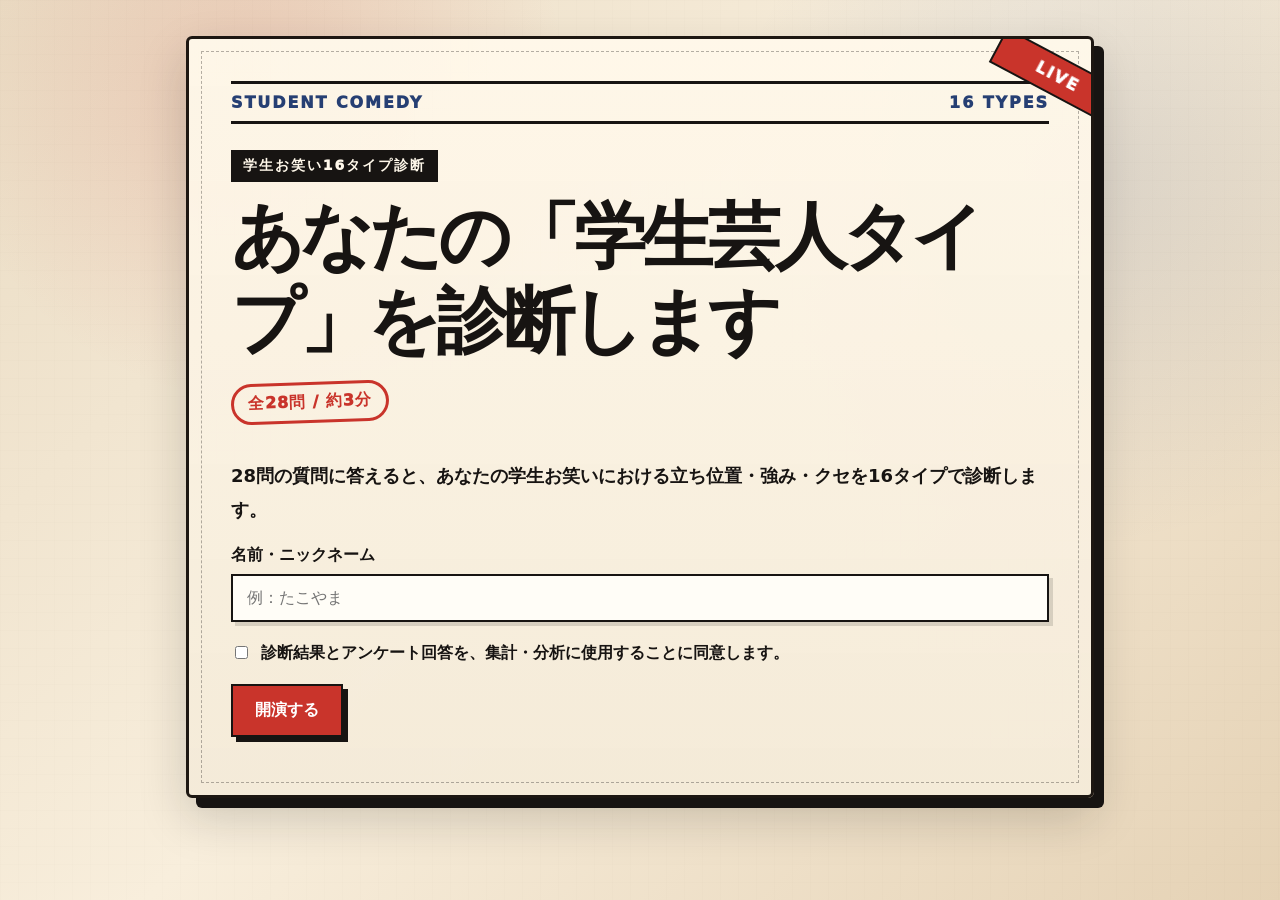
<file: index.html>
<!DOCTYPE html>
<html lang="ja">
<head>
  <meta charset="UTF-8" />
  <meta name="viewport" content="width=device-width, initial-scale=1.0" />
  <title>学生お笑い16タイプ診断</title>
  <link rel="stylesheet" href="style.css" />
</head>
<body>
  <main class="app">
    <div class="poster-bg-text">COMEDY TYPE CHECK</div>
    <section id="start-screen" class="card">
      <div class="ticket-row"><span>STUDENT COMEDY</span><span>16 TYPES</span></div>
      <p class="eyebrow">学生お笑い16タイプ診断</p>
      <h1>あなたの「学生芸人タイプ」を診断します</h1>
      <p class="stamp">全28問 / 約3分</p>
      <p class="lead">
        28問の質問に答えると、あなたの学生お笑いにおける立ち位置・強み・クセを16タイプで診断します。
      </p>

      <label class="field">
        名前・ニックネーム
        <input id="user-name" type="text" placeholder="例：たこやま" />
      </label>

      <label class="check">
        <input id="research-consent" type="checkbox" />
        <span>診断結果とアンケート回答を、集計・分析に使用することに同意します。</span>
      </label>

      <button id="start-btn" class="primary">開演する</button>
      <p id="start-error" class="error"></p>
    </section>

    <section id="question-screen" class="card hidden">
      <div class="progress">
        <span id="progress-text"></span>
        <div class="bar"><div id="progress-bar"></div></div>
      </div>

      <h2 id="question-title"></h2>
      <p id="question-help" class="muted">直感で近い方を選んでください。</p>

      <div id="choices" class="choices"></div>
      <div class="question-actions">
  <button id="back-btn" class="secondary hidden">
    ← 前の質問
  </button>
</div>
    </section>

    <section id="survey-screen" class="card hidden">
      <p class="eyebrow">AFTER TALK</p>
      <h2>最後に少しだけ教えてください</h2>

      <label class="field">
        あなたの主な立場
        <select id="survey-role">
          <option value="">選択してください</option>
          <option>演者</option>
          <option>作家・構成</option>
          <option>スタッフ・運営</option>
          <option>見る専・観客</option>
          <option>その他</option>
        </select>
      </label>

      <label class="field">
        お笑い歴
        <select id="survey-years">
          <option value="">選択してください</option>
          <option>未経験</option>
          <option>1年未満</option>
          <option>1〜2年</option>
          <option>3〜4年</option>
          <option>5年以上</option>
        </select>
      </label>

      <label class="field">
        MBTIを教えてください
        <input id="survey-mbti" type="text" placeholder="例：ENTP、INFJ、わからない など" />
      </label>
      
      <label class="field">
        あなたの属性を教えてください
        <select id="survey-status">
          <option value="">選択してください</option>
          <option>学生芸人</option>
          <option>プロ</option>
          <option>社会人芸人</option>
          <option>元学生芸人</option>
          <option>観客・見る専</option>
          <option>その他</option>
        </select>
      </label>

      <label class="field">
        診断結果に入れてほしい観点・質問があれば教えてください
        <textarea id="survey-comment" rows="4" placeholder="自由記述"></textarea>
      </label>

      <button id="finish-btn" class="primary">結果を見る</button>
    </section>

    <section id="result-screen" class="card hidden">
      <p class="eyebrow">RESULT</p>

      <div class="result-hero">
        <div class="result-label">あなたのタイプは</div>
        <div id="result-code" class="result-code"></div>
        <h2 id="result-type"></h2>
        <p id="result-english" class="result-english"></p>
        <p id="result-catch" class="result-catch"></p>
      </div>

      <div class="axis-badges" id="axis-badges"></div>

      <div class="result-grid detail">
        <div class="result-main">
          <h3>あなたの傾向</h3>
          <p id="result-description"></p>
        </div>
        <div>
          <h3>強み</h3>
          <ul id="strength-list" class="tag-list"></ul>
        </div>
        <div>
          <h3>注意点</h3>
          <ul id="weakness-list" class="tag-list"></ul>
        </div>
        <div>
          <h3>向いている役割</h3>
          <ul id="role-list" class="tag-list"></ul>
        </div>
      </div>

      <div class="actions">
        <button id="share-x-btn" class="primary">Xで結果を共有</button>
        <button id="copy-btn" class="secondary">結果をコピー</button>
        <button id="restart-btn" class="secondary">もう一度診断する</button>
        <a href="types.html" class="secondary type-link">全タイプ一覧を見る</a>
      </div>

    </section>
  </main>

  <script src="script.js"></script>
</body>
</html>
</file>
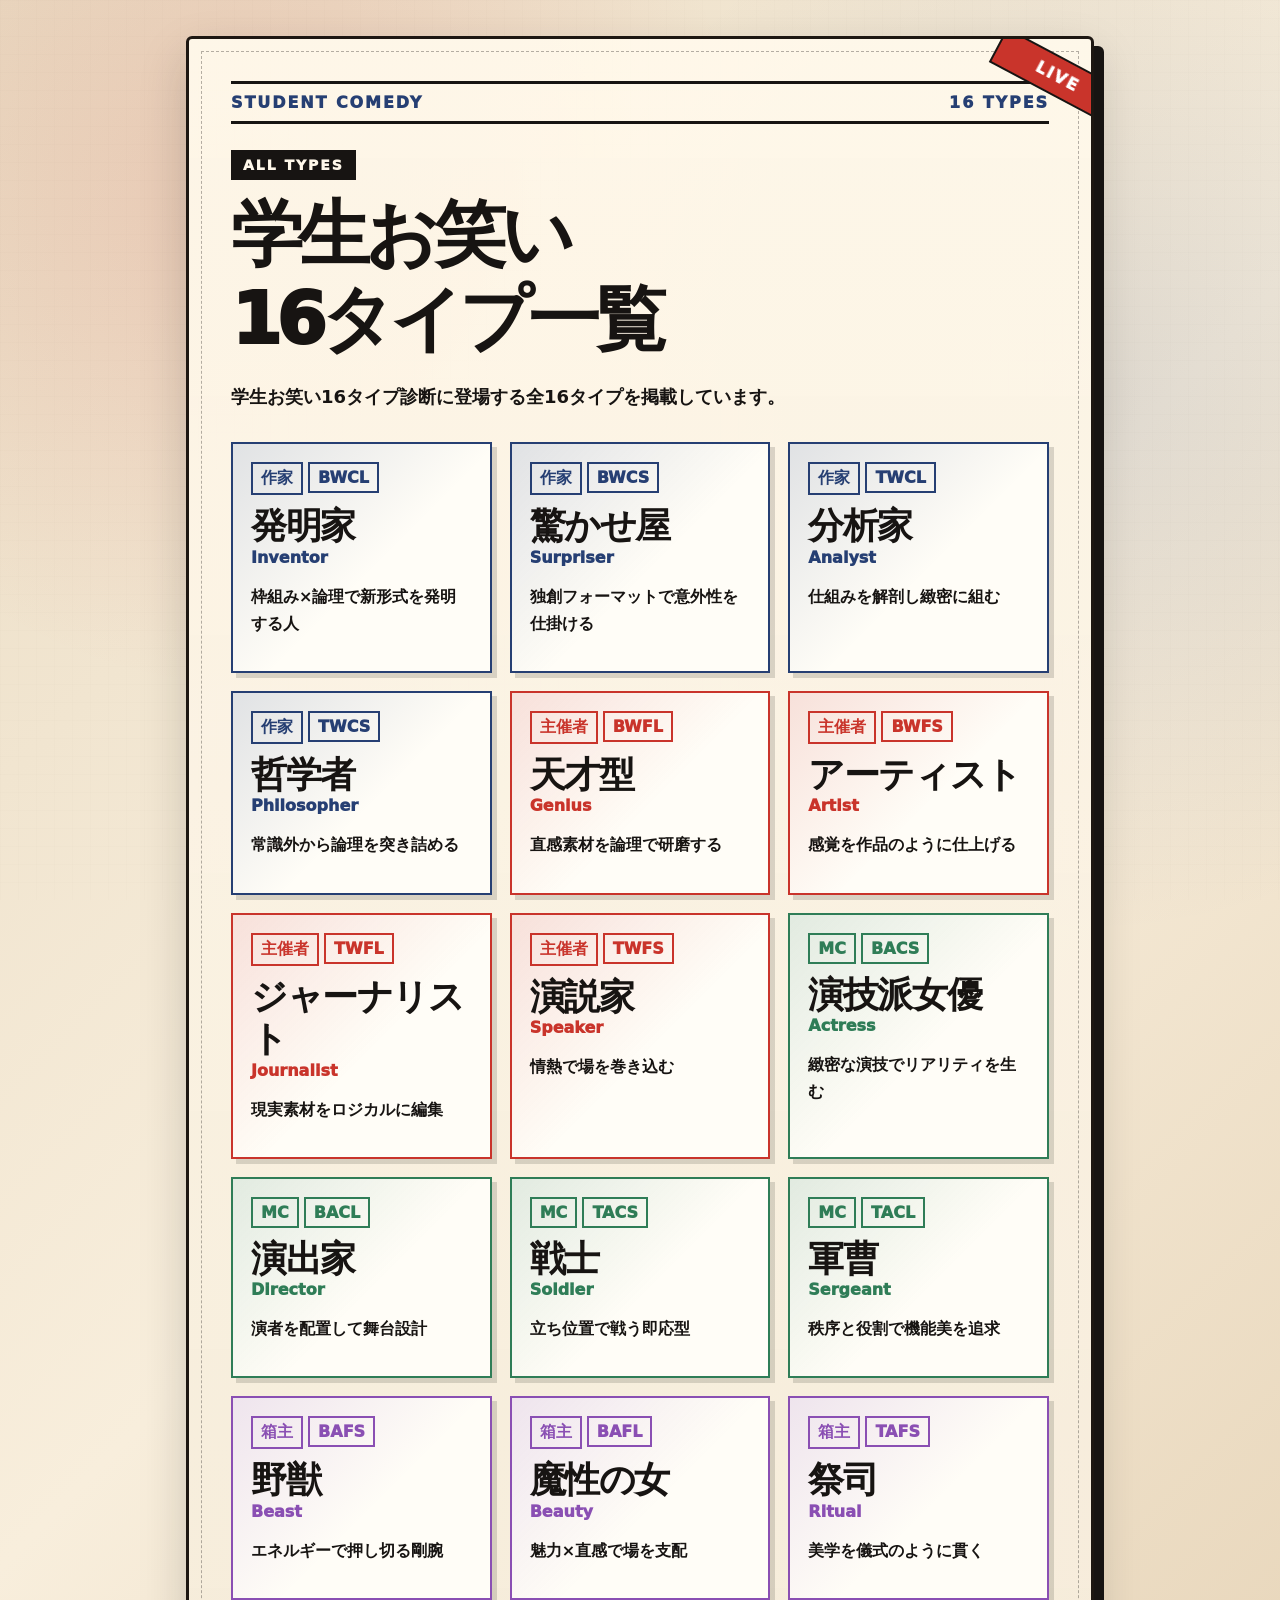
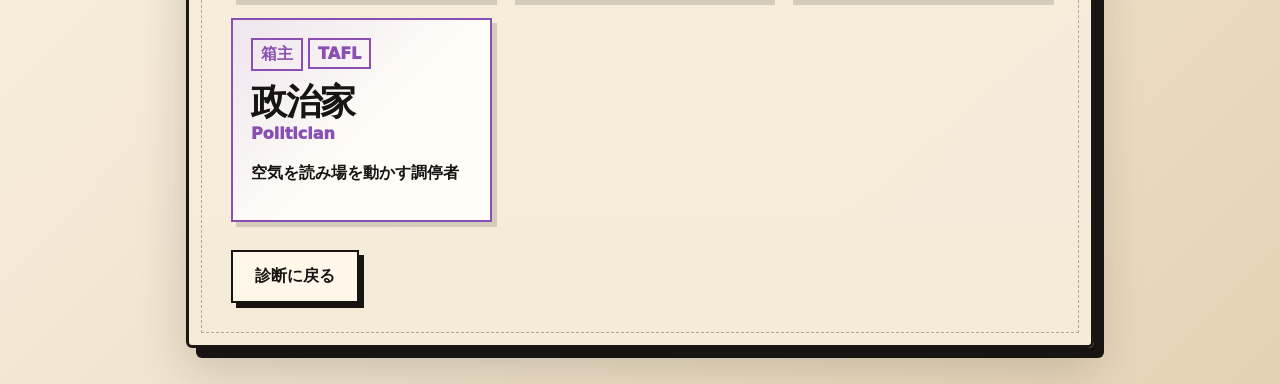
<file: types.html>
<!DOCTYPE html>
<html lang="ja">
<head>
  <meta charset="UTF-8">
  <meta name="viewport" content="width=device-width, initial-scale=1.0">
  <title>学生お笑い16タイプ一覧</title>
  <link rel="stylesheet" href="style.css?v=6">
</head>
<body>
  <main class="app">
    <div class="poster-bg-text">ALL TYPES</div>

    <section class="card">
      <div class="ticket-row">
        <span>STUDENT COMEDY</span>
        <span>16 TYPES</span>
      </div>

      <p class="eyebrow">ALL TYPES</p>
      <h1>学生お笑い<br>16タイプ一覧</h1>

      <p class="lead">
        学生お笑い16タイプ診断に登場する全16タイプを掲載しています。
      </p>

      <div id="types-container" class="types-grid"></div>

      <div class="actions">
        <a href="index.html" class="secondary type-link">診断に戻る</a>
      </div>
    </section>
  </main>

  <script src="types.js?v=2"></script>
</body>
</html>
</file>
<file: style.css>
* {
  box-sizing: border-box;
}

:root {
  --paper: #f4ead8;
  --paper-light: #fff8ea;
  --ink: #171412;
  --muted: #6e6257;
  --red: #c9342b;
  --blue: #263f73;
  --line: #1d1712;
  --shadow: rgba(23, 20, 18, 0.18);
}

body {
  margin: 0;
  font-family: "Yu Gothic", "Hiragino Sans", system-ui, -apple-system, BlinkMacSystemFont, "Segoe UI", sans-serif;
  background:
    radial-gradient(circle at 20% 10%, rgba(201, 52, 43, 0.14), transparent 24%),
    radial-gradient(circle at 85% 20%, rgba(38, 63, 115, 0.12), transparent 28%),
    linear-gradient(135deg, #eadcc4 0%, #f8eedc 48%, #e5d2b5 100%);
  color: var(--ink);
  min-height: 100vh;
}

body::before {
  content: "";
  position: fixed;
  inset: 0;
  pointer-events: none;
  opacity: 0.22;
  background-image:
    linear-gradient(rgba(0,0,0,0.04) 1px, transparent 1px),
    linear-gradient(90deg, rgba(0,0,0,0.035) 1px, transparent 1px);
  background-size: 18px 18px;
}

.app {
  position: relative;
  width: min(940px, 100%);
  margin: 0 auto;
  padding: 36px 16px;
}

.poster-bg-text {
  position: fixed;
  left: -40px;
  bottom: 40px;
  transform: rotate(-90deg);
  transform-origin: left bottom;
  font-size: clamp(44px, 9vw, 108px);
  font-weight: 1000;
  letter-spacing: -0.06em;
  color: rgba(23, 20, 18, 0.045);
  pointer-events: none;
  white-space: nowrap;
}

.card {
  position: relative;
  background:
    linear-gradient(180deg, rgba(255, 248, 234, 0.95), rgba(244, 234, 216, 0.98));
  border: 3px solid var(--line);
  border-radius: 6px;
  padding: clamp(22px, 4vw, 42px);
  box-shadow: 10px 10px 0 var(--ink), 0 20px 48px var(--shadow);
  overflow: hidden;
}

.card::before {
  content: "";
  position: absolute;
  inset: 12px;
  border: 1px dashed rgba(23, 20, 18, 0.32);
  pointer-events: none;
}

.card::after {
  content: "LIVE";
  position: absolute;
  top: 18px;
  right: -34px;
  transform: rotate(28deg);
  background: var(--red);
  color: white;
  font-weight: 1000;
  letter-spacing: 0.12em;
  padding: 8px 42px;
  border: 2px solid var(--ink);
}

.hidden {
  display: none;
}

.ticket-row {
  display: flex;
  justify-content: space-between;
  gap: 10px;
  border-top: 3px solid var(--ink);
  border-bottom: 3px solid var(--ink);
  padding: 9px 0;
  margin-bottom: 26px;
  font-weight: 1000;
  letter-spacing: 0.12em;
  color: var(--blue);
}

.eyebrow {
  display: inline-block;
  font-size: 14px;
  letter-spacing: 0.14em;
  font-weight: 1000;
  color: var(--paper-light);
  background: var(--ink);
  border: 2px solid var(--ink);
  padding: 5px 10px;
  margin: 0 0 12px;
}

h1, h2, h3 {
  line-height: 1.18;
  margin-top: 0;
}

h1 {
  font-size: clamp(34px, 7vw, 72px);
  letter-spacing: -0.07em;
  font-weight: 1000;
  margin-bottom: 10px;
}

h2 {
  font-size: clamp(25px, 4.8vw, 46px);
  letter-spacing: -0.04em;
  font-weight: 1000;
  white-space: pre-line;
}

h3 {
  border-left: 8px solid var(--red);
  padding-left: 10px;
}

.stamp {
  display: inline-block;
  transform: rotate(-2deg);
  border: 3px solid var(--red);
  color: var(--red);
  border-radius: 999px;
  padding: 7px 14px;
  font-weight: 1000;
  letter-spacing: 0.06em;
  margin: 8px 0 18px;
}

.lead {
  font-size: 18px;
  line-height: 1.9;
  font-weight: 650;
}

.muted {
  color: var(--muted);
}

.field {
  display: grid;
  gap: 8px;
  margin: 18px 0;
  font-weight: 900;
}

input, select, textarea {
  width: 100%;
  border: 2px solid var(--ink);
  border-radius: 0;
  padding: 13px 14px;
  font-size: 16px;
  background: #fffdf7;
  color: var(--ink);
  box-shadow: 4px 4px 0 rgba(23, 20, 18, 0.14);
}

textarea {
  line-height: 1.7;
}

.check {
  display: flex;
  gap: 10px;
  align-items: flex-start;
  line-height: 1.6;
  margin: 18px 0;
  font-weight: 700;
}

.check input {
  width: auto;
  margin-top: 6px;
  box-shadow: none;
}

button {
  border: 2px solid var(--ink);
  border-radius: 0;
  padding: 14px 22px;
  font-size: 16px;
  font-weight: 1000;
  cursor: pointer;
  box-shadow: 5px 5px 0 var(--ink);
  transition: transform 0.08s ease, box-shadow 0.08s ease;
}

button:hover {
  transform: translate(2px, 2px);
  box-shadow: 3px 3px 0 var(--ink);
}

.primary {
  background: var(--red);
  color: white;
}

.secondary {
  background: var(--paper-light);
  color: var(--ink);
}

.error {
  color: var(--red);
  font-weight: 1000;
}

.progress {
  margin-bottom: 24px;
}

#progress-text {
  display: inline-block;
  background: var(--blue);
  color: white;
  padding: 5px 10px;
  font-weight: 1000;
  letter-spacing: 0.08em;
}

.bar {
  height: 14px;
  background: #fffdf7;
  border: 2px solid var(--ink);
  overflow: hidden;
  margin-top: 10px;
}

#progress-bar {
  height: 100%;
  width: 0%;
  background: repeating-linear-gradient(
    45deg,
    var(--red),
    var(--red) 8px,
    #e96c4c 8px,
    #e96c4c 16px
  );
  transition: width 0.25s ease;
}

.choices {
  display: grid;
  gap: 14px;
  margin-top: 24px;
}

.scale-wrap {
  display: grid;
  gap: 18px;
}

.scale-labels {
  display: grid;
  grid-template-columns: 1fr 1fr;
  gap: 16px;
  font-weight: 1000;
  line-height: 1.55;
  font-size: 18px;
}

.scale-labels span {
  border: 2px solid var(--ink);
  background: #fffdf7;
  padding: 12px;
  box-shadow: 4px 4px 0 rgba(23, 20, 18, 0.14);
}

.scale-labels span:last-child {
  text-align: right;
}

.scale-buttons {
  display: grid;
  grid-template-columns: repeat(5, 1fr);
  gap: 10px;
}

.scale-btn {
  background: var(--paper-light);
  padding: 18px 0;
  font-size: 22px;
}

.scale-btn:nth-child(3) {
  background: #f1e0c8;
}

.result-grid {
  display: grid;
  grid-template-columns: 1.15fr 0.85fr;
  gap: 24px;
  margin-top: 24px;
}

.result-grid > div {
  background: rgba(255, 253, 247, 0.72);
  border: 2px solid var(--ink);
  padding: 18px;
  box-shadow: 5px 5px 0 rgba(23, 20, 18, 0.14);
}

#result-type {
  display: inline-block;
  color: var(--red);
  border-bottom: 8px solid rgba(201, 52, 43, 0.22);
}

#result-catch {
  font-size: 22px;
  font-weight: 1000;
  color: var(--blue);
}

#score-list {
  padding-left: 20px;
  line-height: 1.9;
  font-weight: 800;
}

.actions {
  display: flex;
  flex-wrap: wrap;
  gap: 12px;
  margin-top: 28px;
}

@media (max-width: 720px) {
  .result-grid {
    grid-template-columns: 1fr;
  }

  .card {
    box-shadow: 6px 6px 0 var(--ink), 0 16px 36px var(--shadow);
  }

  .card::after {
    font-size: 12px;
    right: -38px;
  }

  .ticket-row {
    font-size: 12px;
  }
}

@media (max-width: 560px) {
  .scale-labels {
    grid-template-columns: 1fr;
  }

  .scale-labels span:last-child {
    text-align: left;
  }

  .scale-buttons {
    gap: 6px;
  }

  .scale-btn {
    font-size: 18px;
    padding: 14px 0;
  }

  h1 {
    letter-spacing: -0.05em;
  }
}

/* 詳細結果画面 */

.result-hero {
  position: relative;
  margin-top: 8px;
  margin-bottom: 24px;
  padding: clamp(20px, 4vw, 36px);
  background:
    linear-gradient(135deg, rgba(201, 52, 43, 0.12), transparent 48%),
    #fffdf7;
  border: 3px solid var(--ink);
  box-shadow: 7px 7px 0 var(--ink);
}

.result-label {
  display: inline-block;
  background: var(--blue);
  color: white;
  border: 2px solid var(--ink);
  padding: 5px 10px;
  font-weight: 1000;
  letter-spacing: 0.08em;
  margin-bottom: 12px;
}

.result-code {
  position: absolute;
  top: 16px;
  right: 18px;
  transform: rotate(4deg);
  border: 3px solid var(--red);
  color: var(--red);
  padding: 6px 12px;
  font-weight: 1000;
  font-size: clamp(24px, 5vw, 46px);
  line-height: 1;
  background: rgba(255, 248, 234, 0.9);
}

#result-type {
  display: block;
  margin: 4px 0 0;
  color: var(--ink);
  border-bottom: none;
  font-size: clamp(52px, 12vw, 112px);
  letter-spacing: -0.09em;
  line-height: 0.95;
}

.result-english {
  margin: 4px 0 10px;
  color: var(--red);
  font-weight: 1000;
  font-size: clamp(22px, 4vw, 42px);
  letter-spacing: 0.02em;
  text-transform: uppercase;
}

.result-catch {
  display: inline;
  font-size: clamp(19px, 3vw, 28px);
  line-height: 1.6;
  font-weight: 1000;
  color: var(--blue);
  background: linear-gradient(transparent 58%, rgba(201, 52, 43, 0.18) 58%);
}

.axis-badges {
  display: grid;
  grid-template-columns: repeat(4, 1fr);
  gap: 10px;
  margin: 18px 0 26px;
}

.axis-badge {
  background: var(--ink);
  color: var(--paper-light);
  border: 2px solid var(--ink);
  padding: 12px;
  box-shadow: 4px 4px 0 rgba(23, 20, 18, 0.18);
}

.axis-badge span {
  display: inline-grid;
  place-items: center;
  width: 34px;
  height: 34px;
  background: var(--red);
  border: 2px solid var(--paper-light);
  font-weight: 1000;
  margin-bottom: 8px;
}

.axis-badge strong {
  display: block;
  font-size: 16px;
}

.axis-badge small {
  display: block;
  color: #eadcc4;
  font-weight: 800;
  margin-top: 2px;
}

.result-grid.detail {
  grid-template-columns: 1.2fr 0.8fr;
}

.result-main {
  grid-row: span 3;
}

#result-description {
  font-size: 18px;
  line-height: 2;
  font-weight: 750;
}

.tag-list {
  display: flex;
  flex-wrap: wrap;
  gap: 8px;
  list-style: none;
  padding: 0;
  margin: 0;
}

.tag-list li {
  border: 2px solid var(--ink);
  background: #fffdf7;
  padding: 7px 10px;
  font-weight: 900;
  box-shadow: 3px 3px 0 rgba(23, 20, 18, 0.16);
}

@media (max-width: 720px) {
  .axis-badges {
    grid-template-columns: repeat(2, 1fr);
  }

  .result-grid.detail {
    grid-template-columns: 1fr;
  }

  .result-main {
    grid-row: auto;
  }

  .result-code {
    position: static;
    display: inline-block;
    margin-bottom: 10px;
  }
}

.scale-inline {
  display: flex;
  flex-direction: column;
  align-items: center;
  gap: 4px;
}

.scale-number {
  font-size: 20px;
  font-weight: 1000;
}

.scale-edge-label {
  font-size: 11px;
  line-height: 1.3;
  text-align: center;
  word-break: break-word;
}

.scale-number-only {
  font-size: 22px;
  font-weight: 1000;
}

.types-grid {
  display: grid;
  grid-template-columns: repeat(auto-fit, minmax(260px, 1fr));
  gap: 18px;
  margin-top: 28px;
}

.type-card {
  background: #fffdf7;
  border: 2px solid var(--ink);
  padding: 18px;
  box-shadow: 5px 5px 0 rgba(23,20,18,0.15);
}

.type-code {
  display: inline-block;
  border: 2px solid var(--red);
  color: var(--red);
  padding: 4px 8px;
  font-weight: 1000;
  margin-bottom: 10px;
}

.type-name {
  font-size: 36px;
  margin: 0;
}

.type-english {
  color: var(--blue);
  font-weight: 1000;
  margin-bottom: 12px;
}

.type-catch {
  font-weight: 900;
  line-height: 1.7;
}

.type-link {
  display: inline-flex;
  align-items: center;
  justify-content: center;

  min-height: 52px;
  padding: 14px 22px;

  text-decoration: none;

  border: 2px solid var(--ink);

  box-shadow: 5px 5px 0 var(--ink);

  font-weight: 1000;
}

.actions {
  display: flex;
  flex-wrap: wrap;
  gap: 12px;
}

@media (max-width: 560px) {

  .actions {
    flex-direction: column;
  }

  .actions button,
  .actions a {
    width: 100%;
  }

}

/* 4分類カラー */

.group-writer {
  --group-color: #263f73;
  --group-soft: rgba(38, 63, 115, 0.14);
}

.group-organizer {
  --group-color: #c9342b;
  --group-soft: rgba(201, 52, 43, 0.14);
}

.group-mc {
  --group-color: #2f7d57;
  --group-soft: rgba(47, 125, 87, 0.14);
}

.group-owner {
  --group-color: #8a4fb3;
  --group-soft: rgba(138, 79, 179, 0.14);
}

/* 結果画面の色反映 */

#result-screen .result-hero {
  background:
    linear-gradient(135deg, var(--group-soft), transparent 52%),
    #fffdf7;
}

#result-screen .result-code {
  border-color: var(--group-color);
  color: var(--group-color);
}

#result-screen .result-english {
  color: var(--group-color);
}

#result-screen .result-catch {
  color: var(--group-color);
  background: linear-gradient(transparent 58%, var(--group-soft) 58%);
}

#result-screen .axis-badge span {
  background: var(--group-color);
}

/* 一覧カード色 */

.type-card.group-writer {
  border-color: #263f73;
  background:
    linear-gradient(135deg, rgba(38, 63, 115, 0.14), transparent 55%),
    #fffdf7;
}

.type-card.group-organizer {
  border-color: #c9342b;
  background:
    linear-gradient(135deg, rgba(201, 52, 43, 0.14), transparent 55%),
    #fffdf7;
}

.type-card.group-mc {
  border-color: #2f7d57;
  background:
    linear-gradient(135deg, rgba(47, 125, 87, 0.14), transparent 55%),
    #fffdf7;
}

.type-card.group-owner {
  border-color: #8a4fb3;
  background:
    linear-gradient(135deg, rgba(138, 79, 179, 0.14), transparent 55%),
    #fffdf7;
}

/* コード色 */

.type-card.group-writer .type-code,
.type-card.group-writer .type-english,
.type-card.group-writer .type-group {
  color: #263f73;
  border-color: #263f73;
}

.type-card.group-organizer .type-code,
.type-card.group-organizer .type-english,
.type-card.group-organizer .type-group {
  color: #c9342b;
  border-color: #c9342b;
}

.type-card.group-mc .type-code,
.type-card.group-mc .type-english,
.type-card.group-mc .type-group {
  color: #2f7d57;
  border-color: #2f7d57;
}

.type-card.group-owner .type-code,
.type-card.group-owner .type-english,
.type-card.group-owner .type-group {
  color: #8a4fb3;
  border-color: #8a4fb3;
}

/* グループラベル */

.type-group {
  display: inline-block;
  padding: 4px 8px;
  font-weight: 1000;
  margin-bottom: 10px;
  border: 2px solid;
}
</file>
